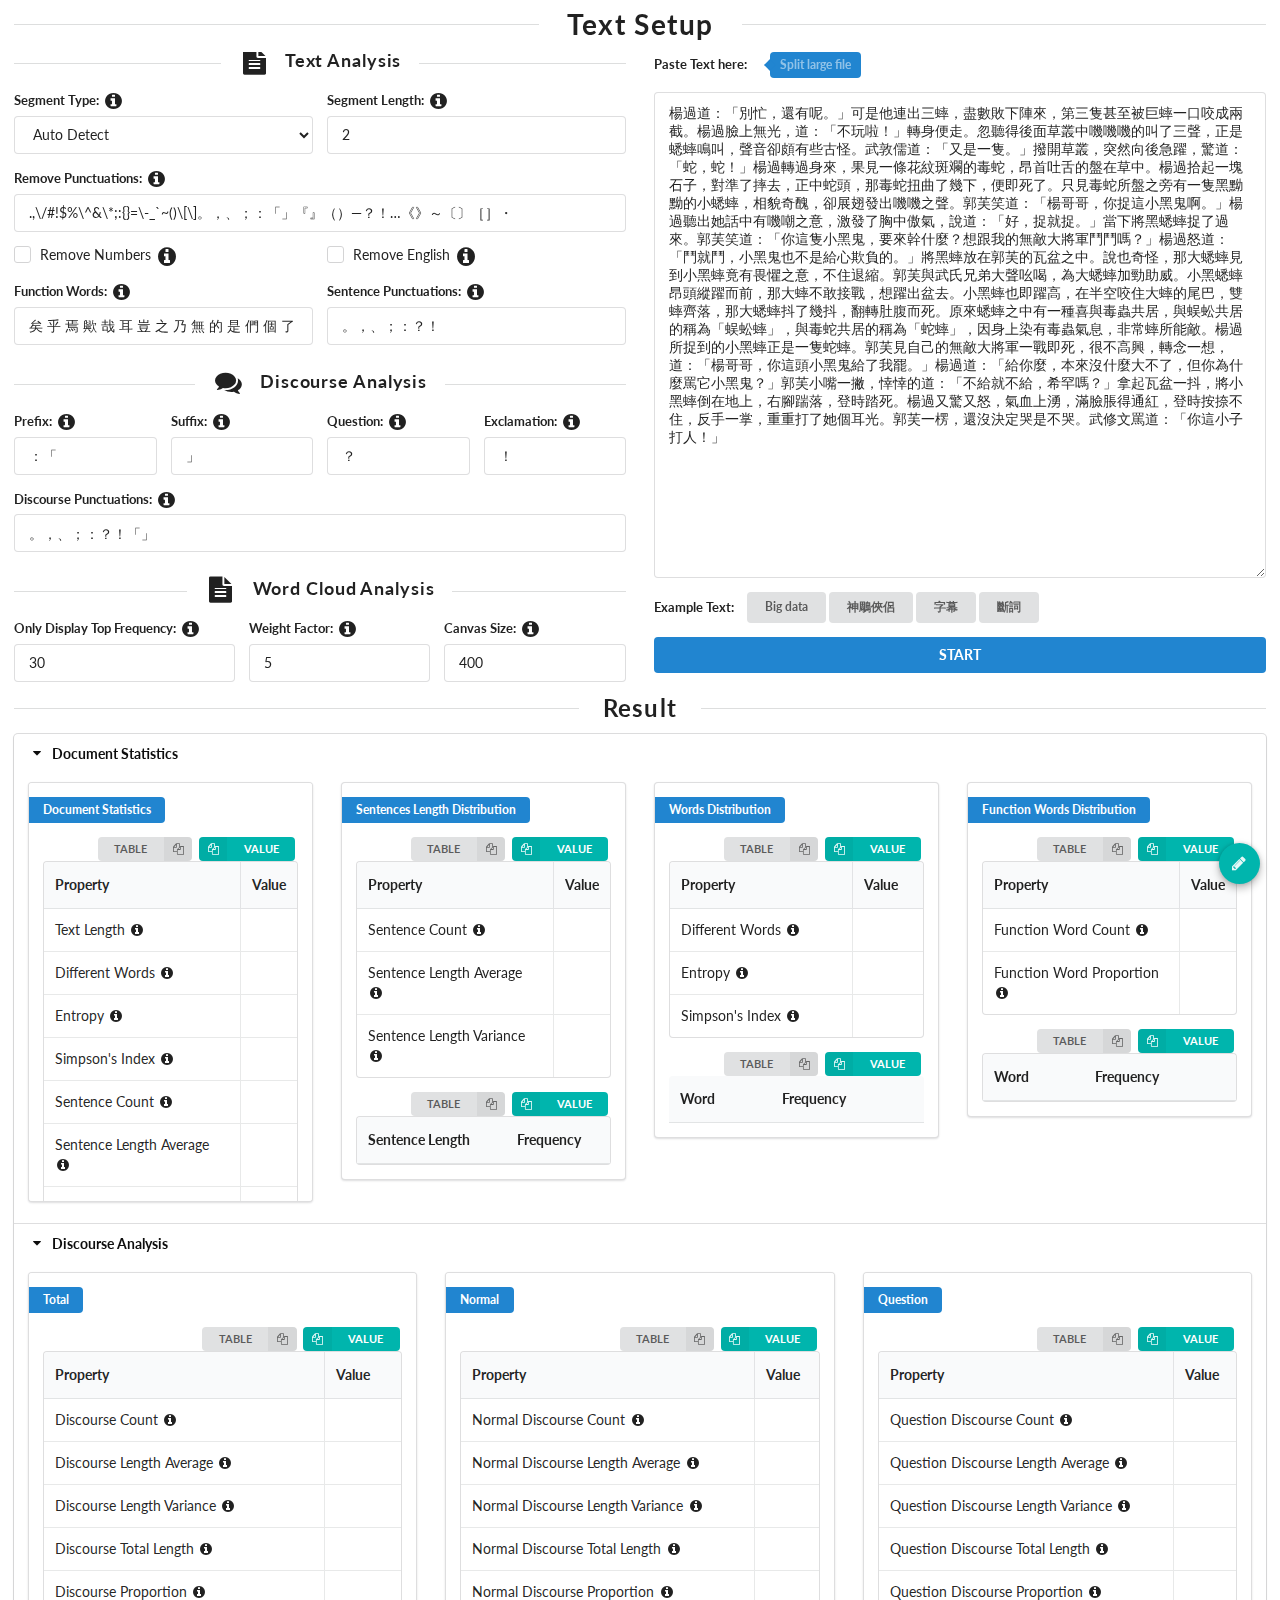
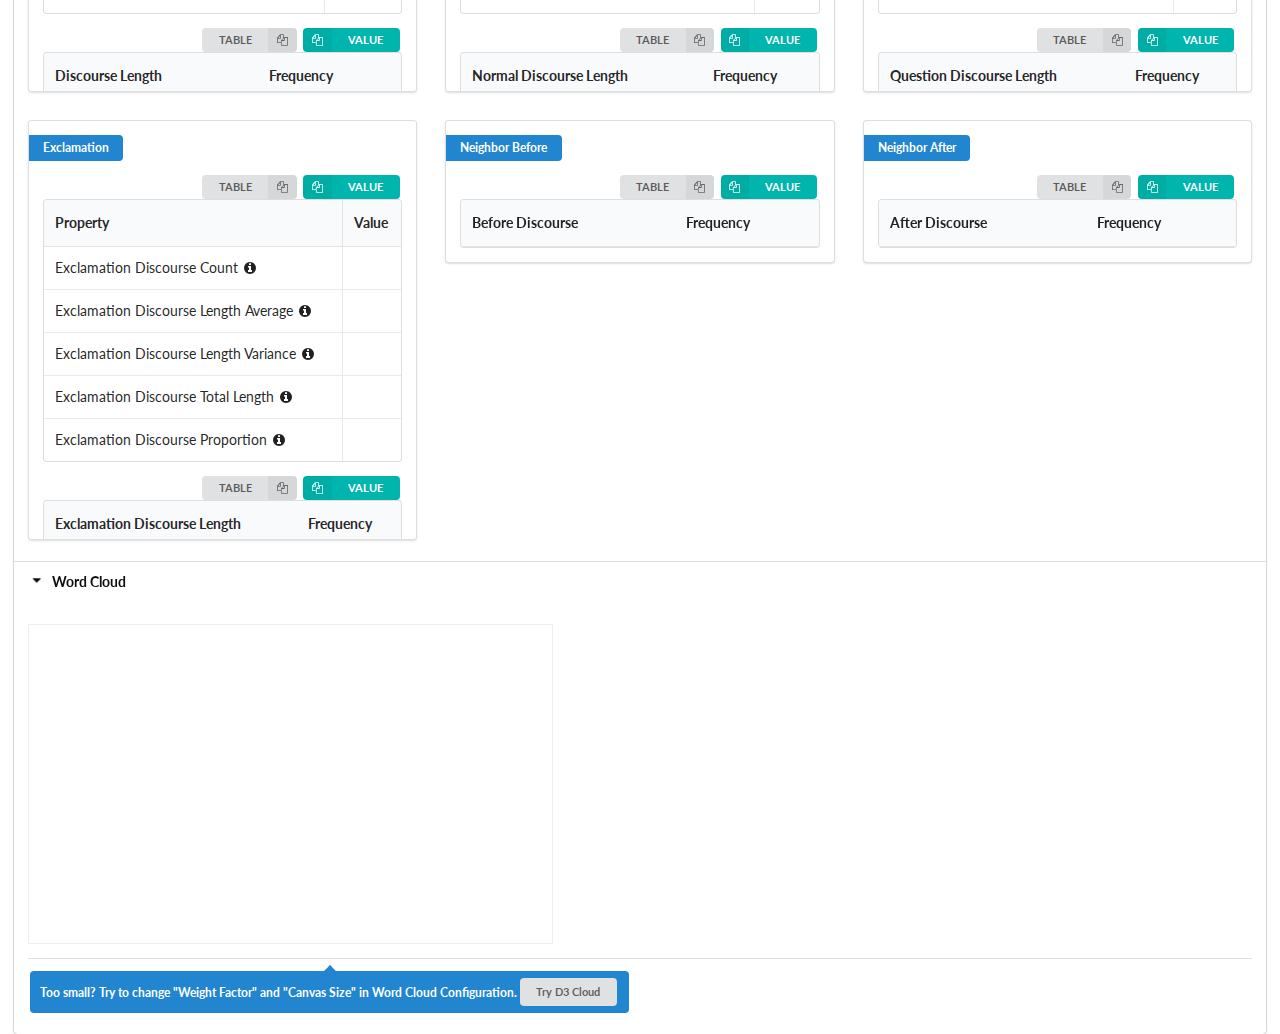
<file: index.html>
<!DOCTYPE html>
<html>
    <head>
        <title>
            Text Analyzer
        </title>
        <meta charset="UTF-8">
        <meta name="viewport" content="width=device-width, initial-scale=1.0">
        <link rel="icon" type="image/png" href="icon.png" />
    </head>
    <body>

<link rel="stylesheet" href="style.css">
        
<script src="vendors/jquery/jquery.min.js"></script>
<link rel="stylesheet" href="vendors/semantic-ui/semantic.min.css">
<!-- <link rel="stylesheet" href="http://fontawesome.io/assets/font-awesome/css/font-awesome.css"> -->
<script src="vendors/semantic-ui/semantic.min.js"></script>
<script src="vendors/jszip/jszip.min.js"></script>
<script src="vendors/jszip/FileSaver.min.js"></script>
<script src="vendors/wordcloud2/wordcloud2.js"></script>
<script src="vendors/clipboard/clipboard.min.js"></script>
<script src="vendors/smooth-scroll/smooth-scroll.min.js"></script>
<script src="vendors/puli-post-message-api/puli-post-message-api.min.js"></script>
<script src="vendors/form-persist.js"></script>

<!--
<script src="vendors/d3-cloud/d3.v5.min.js"></script>
<script src="vendors/d3-cloud/d3.layout.cloud.min.js"></script>
-->
<!-- Sementic UI https://semantic-ui.com/collections/form.html -->

<!-- ------------------------------------ -->

<form id="segment_0161207" onsubmit="return false" class="ui form"> 
<h1 class="ui horizontal divider header">
   Text Setup
</h1>
  
    <div class="ui grid">
        <div class="eight wide column">
			<div class="text-setup-column">
			<!-- -------------------------- -->

			
<div class="ui horizontal divider header">
	<i class="large file text icon"></i>
	Text Analysis
</div>

<div class="fields">
  <div class="eight wide field">
    <div class="field">
      <label for="segment_type">
        Segment Type: 
        <div class="popup" data-position="top center" data-content="斷詞的方式"><i class="large info circle icon"></i></div>
      </label>
      <select class="segment-type data-auto-save" id="segment_type">
        <option value="auto">Auto Detect</option>
        <option value="fixed_length">Fixed length</option>
        <option value="space">Space</option>
        <option value="comma">Comma</option>
        <option value="line">Line</option>
      </select> 
    </div>
  </div>
  <div class="eight wide field">
    <div class="field">
        <label for="segment_length">
          Segment Length: 
          <div class="popup" data-position="top center" data-content="計算N字詞的N，1表示是單字詞、2表示是雙字詞"><i class="large info circle icon"></i></div>
        </label>
        <input class="segment-length data-auto-save" type="number"  value="2" id="segment_length" /> 
    </div>
  </div>
</div>

<div class="field">
	<label for="remove_punctuation">
      Remove Punctuations: 
	  <div class="popup" data-position="top center" data-content="將會刪除的標點符號，以正規表示法設定"><i class="large info circle icon"></i></div>
    </label>
	<input class="remove_punctuation data-auto-save" type="text"  value=".,\/#!$%\^&\*;:{}=\-_`~()\[\]。，、；：「」『』（）—？！…《》～〔〕［］・　" id="remove_punctuation" /> 
</div>

<div class="fields">
<div class="eight wide field">
	<div class="ui checkbox">
	<input type="checkbox" id="remove_number" class="remove_number hidden data-auto-save">
	<label for="remove_number">
      Remove Numbers 
	  <div class="popup" data-position="top center" data-content="將會刪除阿拉伯數字(只限於半形數字)"><i class="large info circle icon"></i></div>
    </label>
	</div>
</div>

<div class="eight wide field">
	<div class="ui checkbox">
	<input type="checkbox" id="remove_english" class="remove_english hidden">
	<label for="remove_english">
      Remove English 
	  <div class="popup" data-position="top center" data-content="將會刪除英文字(只限於半形英文)"><i class="large info circle icon"></i></div>
    </label>
	</div>
</div>
</div>

<div class="fields">
<div class="eight wide field">
	<label for="function_words">
		Function Words:
		<div class="popup" data-position="top center" data-content="虛字列表，用空格分隔不同虛詞"><i class="large info circle icon"></i></div>
	</label> 
	
	<input type="text" class="function-words data-auto-save" id="function_words" value="矣 乎 焉 歟 哉 耳 豈 之 乃 無 的 是 們 個 了 和 麼 著 嗎 吧" onfocus="this.select();" />
</div>

<div class="eight wide field">
	<label for="punctuation">
		Sentence Punctuations:
		<div class="popup" data-position="top center" data-content="分隔句子的標點符號"><i class="large info circle icon"></i></div>
	</label>
	<input type="text" class="punctuation data-auto-save" id="punctuation" value="。，、；：？！" onfocus="this.select();" />
</div>
</div>


<!-- -------------------------- -->

<div class="ui horizontal divider header">
	<i class="large comments icon"></i>
	Discourse Analysis
</div>

<!-- 句前 句後 問句 驚歎句 -->
<div class="fields">
	<div class="four wide field">
		<label for="discourse_prefix">
			Prefix:
			<div class="popup" data-position="top center" data-content="對話句開頭的符號"><i class="large info circle icon"></i></div>
		</label> 
		
		<input type="text" class="discourse_prefix data-auto-save" id="discourse_prefix" value="：「" onfocus="this.select();" />
	</div>
	
	<div class="four wide field">
		<label for="discourse_suffix">
			Suffix:
			<div class="popup" data-position="top center" data-content="對話句結尾的符號"><i class="large info circle icon"></i></div>
		</label> 
		
		<input type="text" class="discourse_suffix data-auto-save" id="discourse_suffix" value="」" onfocus="this.select();" />
	</div>
	
	<div class="four wide field">
		<label for="discourse_question">
			Question:
			<div class="popup" data-position="top center" data-content="問句包含的符號"><i class="large info circle icon"></i></div>
		</label> 
		
		<input type="text" class="discourse_question data-auto-save" id="discourse_question" value="？" onfocus="this.select();" />
	</div>
	
	<div class="four wide field">
		<label for="discourse_exclamation">
			Exclamation:
			<div class="popup" data-position="top center" data-content="驚歎句包含的符號"><i class="large info circle icon"></i></div>
		</label> 
		
		<input type="text" class="discourse_exclamation data-auto-save" id="discourse_exclamation" value="！" onfocus="this.select();" />
	</div>
	
</div>

<div class="field">
	<label for="discourse_punctuation">
		Discourse Punctuations:
		<div class="popup" data-position="top center" data-content="分隔對話句子的標點符號"><i class="large info circle icon"></i></div>
	</label> 
	
	<input type="text" class="discourse_punctuation data-auto-save" id="discourse_punctuation" value="。，、；：？！「」" onfocus="this.select();" />
</div>


<!-- -------------------------- -->
<div class="ui horizontal divider header">
	<i class="large file text icon"></i>
	Word Cloud Analysis
</div>

<div class="fields">

<div class="six wide field">
	<label for="wordcloud_freq">
		Only Display Top Frequency:
		<div class="popup" data-position="top center" data-content="文字雲僅顯示出現頻率前N名的詞彙"><i class="large info circle icon"></i></div>
	</label>
	<input type="number" class="wordcloud-freq data-auto-save" value="30" id="wordcloud_freq" />
</div>
<div class="five wide field">
	<label for="weight_factor">
		Weight Factor:
		<div class="popup" data-position="top center" data-content="文字雲中的文字大小"><i class="large info circle icon"></i></div>
	</label> 
	<input type="number" id="weight_factor" class="weight-factor data-auto-save" value="5"/>
</div>
<div class="five wide field">
	<label for="canvas_size">
		Canvas Size:
		<div class="popup" data-position="top center" data-content="文字雲繪圖範圍"><i class="large info circle icon"></i></div>
	</label>
	<input type="number" class="canvas-size data-auto-save" id="canvas_size" value="400"/>
</div>	
</div>

<!-- -------------------------- -->
			</div>
        </div>  <!-- <div class="six wide column"> -->

        <div class="eight wide column">
		
		
<div class="inline field">
	<label for="text_input">
		Paste Text here:
	</label>
	<div class="ui left pointing blue label">
		<a href="https://codepen.io/pulipuli/full/VmVzwd/" target="split">Split large file</a>
	</div>
</div>
<div class="field">
	<textarea id="text_input" class="text-input textarea" onfocus="this.select();">楊過道：「別忙，還有呢。」可是他連出三蟀，盡數敗下陣來，第三隻甚至被巨蟀一口咬成兩截。楊過臉上無光，道：「不玩啦！」轉身便走。忽聽得後面草叢中嘰嘰嘰的叫了三聲，正是蟋蟀鳴叫，聲音卻頗有些古怪。武敦儒道：「又是一隻。」撥開草叢，突然向後急躍，驚道：「蛇，蛇！」楊過轉過身來，果見一條花紋斑斕的毒蛇，昂首吐舌的盤在草中。楊過拾起一塊石子，對準了摔去，正中蛇頭，那毒蛇扭曲了幾下，便即死了。只見毒蛇所盤之旁有一隻黑黝黝的小蟋蟀，相貌奇醜，卻展翅發出嘰嘰之聲。郭芙笑道：「楊哥哥，你捉這小黑鬼啊。」楊過聽出她話中有嘰嘲之意，激發了胸中傲氣，說道：「好，捉就捉。」當下將黑蟋蟀捉了過來。郭芙笑道：「你這隻小黑鬼，要來幹什麼？想跟我的無敵大將軍鬥鬥嗎？」楊過怒道：「鬥就鬥，小黑鬼也不是給心欺負的。」將黑蟀放在郭芙的瓦盆之中。說也奇怪，那大蟋蟀見到小黑蟀竟有畏懼之意，不住退縮。郭芙與武氏兄弟大聲吆喝，為大蟋蟀加勁助威。小黑蟋蟀昂頭縱躍而前，那大蟀不敢接戰，想躍出盆去。小黑蟀也即躍高，在半空咬住大蟀的尾巴，雙蟀齊落，那大蟋蟀抖了幾抖，翻轉肚腹而死。原來蟋蟀之中有一種喜與毒蟲共居，與蜈蚣共居的稱為「蜈蚣蟀」，與毒蛇共居的稱為「蛇蟀」，因身上染有毒蟲氣息，非常蟀所能敵。楊過所捉到的小黑蟀正是一隻蛇蟀。郭芙見自己的無敵大將軍一戰即死，很不高興，轉念一想，道：「楊哥哥，你這頭小黑鬼給了我罷。」楊過道：「給你麼，本來沒什麼大不了，但你為什麼罵它小黑鬼？」郭芙小嘴一撇，悻悻的道：「不給就不給，希罕嗎？」拿起瓦盆一抖，將小黑蟀倒在地上，右腳踹落，登時踏死。楊過又驚又怒，氣血上湧，滿臉脹得通紅，登時按捺不住，反手一掌，重重打了她個耳光。郭芙一楞，還沒決定哭是不哭。武修文罵道：「你這小子打人！」</textarea>
</div>
<div class="inline fields">
	<label>
		Example Text:
	</label>
	<button type="button" class="ui tiny button example-text" data-content="大數據（英語：Big data[1][2]，或稱巨量資料、海量資料、大資料），指的是所涉及的資料量規模巨大到無法透過人工或者計算機，在合理的時間內達到擷取、管理、處理、並整理成為人類所能解讀的形式的資訊[3][4]。在總資料量相同的情況下，與個別分析獨立的小型資料集（Data set）相比，將各個小型資料集合併後進行分析可得出許多額外的資訊和資料關聯性，可用來察覺商業趨勢、判定研究品質、避免疾病擴散、打擊犯罪或測定即時交通路況等；這樣的用途正是大型資料集盛行的原因[5][6][7]。">
		Big data
	</button>
	<button type="button" class="ui tiny button example-text" data-content="楊過道：「別忙，還有呢。」可是他連出三蟀，盡數敗下陣來，第三隻甚至被巨蟀一口咬成兩截。楊過臉上無光，道：「不玩啦！」轉身便走。忽聽得後面草叢中嘰嘰嘰的叫了三聲，正是蟋蟀鳴叫，聲音卻頗有些古怪。武敦儒道：「又是一隻。」撥開草叢，突然向後急躍，驚道：「蛇，蛇！」楊過轉過身來，果見一條花紋斑斕的毒蛇，昂首吐舌的盤在草中。楊過拾起一塊石子，對準了摔去，正中蛇頭，那毒蛇扭曲了幾下，便即死了。只見毒蛇所盤之旁有一隻黑黝黝的小蟋蟀，相貌奇醜，卻展翅發出嘰嘰之聲。郭芙笑道：「楊哥哥，你捉這小黑鬼啊。」楊過聽出她話中有嘰嘲之意，激發了胸中傲氣，說道：「好，捉就捉。」當下將黑蟋蟀捉了過來。郭芙笑道：「你這隻小黑鬼，要來幹什麼？想跟我的無敵大將軍鬥鬥嗎？」楊過怒道：「鬥就鬥，小黑鬼也不是給心欺負的。」將黑蟀放在郭芙的瓦盆之中。說也奇怪，那大蟋蟀見到小黑蟀竟有畏懼之意，不住退縮。郭芙與武氏兄弟大聲吆喝，為大蟋蟀加勁助威。小黑蟋蟀昂頭縱躍而前，那大蟀不敢接戰，想躍出盆去。小黑蟀也即躍高，在半空咬住大蟀的尾巴，雙蟀齊落，那大蟋蟀抖了幾抖，翻轉肚腹而死。原來蟋蟀之中有一種喜與毒蟲共居，與蜈蚣共居的稱為「蜈蚣蟀」，與毒蛇共居的稱為「蛇蟀」，因身上染有毒蟲氣息，非常蟀所能敵。楊過所捉到的小黑蟀正是一隻蛇蟀。郭芙見自己的無敵大將軍一戰即死，很不高興，轉念一想，道：「楊哥哥，你這頭小黑鬼給了我罷。」楊過道：「給你麼，本來沒什麼大不了，但你為什麼罵它小黑鬼？」郭芙小嘴一撇，悻悻的道：「不給就不給，希罕嗎？」拿起瓦盆一抖，將小黑蟀倒在地上，右腳踹落，登時踏死。楊過又驚又怒，氣血上湧，滿臉脹得通紅，登時按捺不住，反手一掌，重重打了她個耳光。郭芙一楞，還沒決定哭是不哭。武修文罵道：「你這小子打人！」">
		神鵰俠侶
	</button>
	<button type="button" class="ui tiny button example-text" data-content="昨天晚上的約會怎麼樣介紹的對像不錯吧
別忘了昨晚已經被問夠了
他來的舅媽才見面就問了我一堆問題
工作薪水多少
家裡的老大嗎家裡有哪些人就像是警察問犯人一樣
閉上嘴什麼都說">
		字幕
	</button>
  <button type="button" class="ui tiny button example-text" data-content="大會 主席 蘇嘉全 院長 現場 貴賓 電視機 網路 全體 國人 同胞 大家 中華 民國 現場 世界 僑胞 朋友 一起 歡度 國家 慶典 代表 政治 人民 國慶 國家 國際 局勢 著 國家 著 政府 機遇 佳戰 著 機會 國人 民 明政府 大家 國際 政經局 美中 國際 產業 原 經貿 秩序 印太 地區 岸 複 中國 區域 現狀 經引 國 際 社 地 政治 西太 平洋 壓力 時 國單 方面 文攻 武嚇 外交 岸 臺 海 現狀 面 人 政府 抗性 立場 人 協 變局 政治 著 態度 壓力 利基 人 民自 民主 方式 中華 民國 臺 海 區域 全體 政治 人民 公約 數 責任 政治 人物 政黨 全 世界 中國 勢力 領導 政府 世界 政治 政治 方 案 政治 世界 力量 企圖 單方 面 臺 海 現狀 政治 人民 普世 價值 主張 國際 社會 北京 局 責任 大國 區域 全球 良性 角色 來源 總統 大家 抗 屈 抗 岸 關 係 入險境 背離 民意 牲 政 權 變局 當中 錯 估 情勢 益 棼 條路 政治 道路 策略 植基 於堅 國力 任務 國家 經濟 實力 化社 全網 斷地 政治 植 實力 政治 國際 代性 政治 利基 前國 家安 全所 戰 傳統 國防軍 事安 外交 社會 經濟 手段 當務 建構 整體 戰略 國家 工程 國家 整體 布局 面向 外交 價值 建構 政治 戰 要性 政治 地緣 戰略 地位 面 國際 變局 戰略 民主 市場 經濟 項 價值 政治 亞洲 民主 典範 經濟 實力 基礎 中國 壓力 值 理念 高度 韌性 理念 國家 中華 民國 政治 美國 國會 友 法案 彭 斯 總統 中國 政治 外交 政治 民主 制度 政治 民主 價值 日本 國際 場合 聲援 天災 關懷 國間 友誼 陣子 歐洲 議會 決議 政治 民主 歐 盟國 全 力 國武力 釁 政治 臺 海 友邦 政治 國際 遺漏 政治 政治 仗 義 朋友 巴拉圭 阿 布鐸 總統 閣 聖克 里斯 福 尼維斯 席頓 總督 閣 聖露 西亞 查士 總理 閣 國慶 典禮 著 機會 家用 熱情 掌聲 貴賓 國家 整體 布局 面向 國防 戰力 重層 軍事 戰略 核心 價值 中華 民國 國軍 戰力 蔡 英文 總統 國防 部隊 戰備 能力 中華 民國 政治 主權 全力 國防 能力 漢翔 公司 教機 典禮 海 軍司 令部 海軍 時 教機 國造 潛艦 國造 計畫 國防工 業 時代 國防 工業 國軍 戰力 產業 群聚 經濟 動力 國家 布局 面向 勢力 國內 民主 制度 社會 經濟 政治 民主 護 價值 國家 利用 政治 社會 製 亂象 定會 切方 布假 消息 科技 情報 資訊 系統 企 圖用 方式 政治 罪證 系 統性 國家 背景 假 消息 跨國 交流 經驗 通報 機制 消息 國 社會 國家 整體 布局 面向 全球 經貿 戰略 布局 面 美中 球經 貿 秩序 變局 整政治 區域 球 角色 臺 商 區域 能力 全球 布局 能量 企業 活力 戰略 布局 化政治 經濟 全面 轉型 事情 產業 結構 資源 角度 研發 尖端 製 領域 美 歐 工業 國家 產業 技術 效率 資源 市場 角度 潛力 南向 國家 市場 造攸 關經 濟 民生 福祉 關鍵 產業 經濟 邦 交國 協同 當地 政府 氣候 機會 經濟 基礎 政治 市場 基地 全球 布局 經濟 實力 強力 經濟 轉型 效率 基礎 計畫 問題 經濟 利益 全民 經濟 轉型 關鍵 科技 政府 朝 系統 導向 軍民合 國際 鏈 結 目標 科技 水準 研發 能量 經濟 基礎 思維 時宜 框架 鬆 產業 機遇 5 2 產業 計畫 產業 轉型 智慧 製 機械 產業 產值 精密度 價值 層樓 航 物聯網 醫材 製 水準 核 家園 目標 藍圖 國際 離岸 風電 大廠 連 風電 產業 國際 布局 產業 能力 面 變局 速調 行政院 專案 小組 臺 商 布局 基地 政治 臺 商 果希 國家 布局 全力 前瞻 基礎 計畫 特 效益 內 貢獻 當中 數位 水 資源 軌道 城鄉 階段 政治 基礎 電 稅收 政府 財政 基礎 學生 營養 午餐 社會 福利 財政 原鄉 部落 地區 頻 朋友 網路 世界 城鄉 差距 水資 石門 水庫 庄調 整池 湖山 水庫 水 工程 文水 庫防 隧道 南 供水 極端 氣候 雨 局部 地區 問題 洪池 人 工湖 河川 整治 水道 工程 效果 交通 方面 地區 蘇花 公路 計畫 迴 公路 計畫 成果 家所 關心 軌道 地區 鐵路 系統 鐵路 系統 環島 鐵路 系統 地區 基隆 軌 竹 軌 連 區域 山 手線 捷運 綠線 方案 高雄 捷運 紅線 黃線 建案 北 新建 計畫 規劃 核定 階段 軌道 交通 汽 機車 空氣 大力 前瞻 基礎 環境 區域 政治 優質 環境 致力 產業 環境 企業 關切 元素 土地 水 人 問題 賴 院長 實事 態度 項 項 能源 警戒 橘燈 天氣 景氣 警戒 橘燈 危機 地區 降雨 大家 缺水 開源 節流 調度 措施 前瞻 基礎 計畫 安然 戰 陣子 積電 華邦 電 力晶 大廠 加碼 政治 國際 公司 Google 思科 Facebook 政治 研發 中心 計畫 代 環境 成果 國 內外 廠商 經濟 結構 轉型 工程 基礎 環境 景氣 復 政治 經濟 連 續三 季 業率 2017 質 薪資 創 歷史 薪資 窘境 經濟 指 標變 令人 政府 事情 經濟 紅利 人民 軍公教 薪資 企業 加薪 風潮 基本 終於 22 K 學貸 輕學 貸族 生效 租稅 方案 稅制 顧租 稅公平 幅調 大扣 額 薪 民眾 人 學齡 兒童 家庭 免稅額 健 全 社會 體系 方面 2016 大家 房價 長輩 人 兒 社會 治安 毒品 國本 問題 國家 社會 體系 行軍 速度 全社 體系 攸關 正義 問題 社會 住宅 後 案件 戶數 問題 雙 北市 質 量 人 民眾 成 2.0 1966 專線 專人 對象 範圍 待遇 人 家庭 人數 人數 生育率 國安 問題 津貼 公 系統 朝 化教 目標 公 化托育 供平 價收 托量 人 加普 目標 家長 生育率 機會 家所 關心 治安 問題 過科 技協 助 智慧 部署 警力 數確 趨勢 全面 修正 條例 集團 內 人 波 安居 方案 級毒 品高 製 藥頭 人 內 世紀 策略 毒品 網絡 社會 連 國人 同胞 國家 方向 世界 政治 續屹立 錯誤 國家 時候 包袱 全力 國政 國家 頭路 年金 頭路 財務 危機 懸崖 邊緣 核 家園 頭路 核電 廠所 新北 屏東 世世 代代 政治 人 於 核災 轉型 正義 頭路 錯誤 政府 勇 面 釐 民主 陣痛 代會 領導 人 意志 時刻 領國 方向 國歌 領唱 代表 燈塔 全國 海岸 燈塔 群人 著 燈塔 海上 航行 代表 國家 著 孤獨 海岸 政治 燈塔 民主 轉型 求民主 人們 光芒 香港 中國 大陸 世界 角落 求民主 朋友 政治 方向 政治 民主 世界 世界 政治 美 政治 國際 友人 條路 勇 定地 政治 民主 政治 國家 於 人民 國家 整地 世世 代代 政治 人 面 內 戰 國家 國慶 主題 政治 照 大家 身體 事 中華 民國 謝謝 謝謝 大家">
      斷詞
  </button>
</div>

<div class="field">
	<button type="button" class="fluid ui blue button start">START</button>
</div>

			
        </div>  <!-- <div class="ten wide column"> -->

    </div>
  
  
<div class="result-container" id="result_container">

<!-- ----------------------------------- -->
<h2 class="ui horizontal divider header">
  Result
</h2>

<!-- 
[基本] [句子] [N字詞] [虛字]
-->

<div class="ui styled fluid accordion">
	<div class="title active">
		<i class="dropdown icon"></i>
		Document Statistics
	</div>
	
	<div class="content active">
	
	
	
<div class="ui four column doubling grid">
	<div class="column">

<div class="ui segment result-row-1-max-height">
<div class="ui blue ribbon label">Document Statistics</div>

<table class="ui celled table">

<caption>
	<div class="right aligned">
		<button class="ui mini compact right labeled icon button copy-table">
		  TABLE
		  <i class="copy icon"></i>
		</button>
		<button class="ui mini compact right teal labeled icon button copy-value">
		  VALUE
		  <i class="copy icon"></i>
		</button>
	</div>
</caption>
<thead>
    <tr>
        <th>Property</th>
        <th>Value</th>
    </tr>
</thead>

    <tbody>
    
<tr class="output-length"><td>
    Text Length
    <div class="popup" data-position="top center" data-content="文字總長度，不計算空格跟標點符號"><i class="info circle icon"></i></div>
    </td> <td><span></span></td></tr>

<tr class="output-different"><td>
    Different Words
    <div class="popup" data-position="top center" data-content="N字詞的種類"><i class="info circle icon"></i></div>
    </td> <td><span></span></td></tr>
<tr class="output-entropy"><td>
    Entropy
    <div class="popup" data-position="top center" data-content="不均度指標，越大表示字彙種類越多"><i class="info circle icon"></i></div>
    </td> <td><span></span></td></tr>
<tr class="output-simpson-index"><td>
    Simpson's Index
    <div class="popup" data-position="top center" data-content="不均度指標，越小表示字彙種類越多"><i class="info circle icon"></i></div>
    </td> <td><span></span></td></tr>

<tr class="output_sentence_count"><td>
    Sentence Count
    <div class="popup" data-position="top center" data-content="句子數量"><i class="info circle icon"></i></div>
    </td> <td><span></span></td></tr>
<tr class="output_sentence_avg"><td>
    Sentence Length Average
    <div class="popup" data-position="top center" data-content="句子平均長度"><i class="info circle icon"></i></div>
    </td> <td><span></span></td></tr>
<tr class="output_sentence_var"><td>
    Sentence Length Variance
    <div class="popup" data-position="top center" data-content="句子長度變異數。數字越大表示句子長度分佈差異越大"><i class="info circle icon"></i></div>
    </td> <td><span></span></td></tr>

<tr class="output_function_word_count"><td>
    Function Word Count
    <div class="popup" data-position="top center" data-content="虛字出現頻率"><i class="info circle icon"></i></div>
    </td> <td><span></span></td></tr>
<tr class="output_function_word_proportion"><td>
    Function Word Proportion
    <div class="popup" data-position="top center" data-content="虛字出現比例，算法是(虛字出現頻率/文字總長度)"><i class="info circle icon"></i></div>
    </td> <td><span></span></td></tr>

<tr class="output_discourse_count"><td>
    Discourse Count
    <div class="popup" data-position="top center" data-content="對話次數"><i class="info circle icon"></i></div>
    </td> <td><span></span></td></tr>

<tr class="output_discourse_length_average"><td>
    Discourse Length Average
    <div class="popup" data-position="top center" data-content="對話次數平均長度"><i class="info circle icon"></i></div>
    </td> <td><span></span></td></tr>

<tr class="output_discourse_length_variance"><td>
    Discourse Length Variance
    <div class="popup" data-position="top center" data-content="對話次數變異數"><i class="info circle icon"></i></div>
    </td> <td><span></span></td></tr>
	
    </tbody>
</table>
</div>
	
	</div> <!-- <div class="five wide column"> -->
	<!-- ------------------- -->
	<div class="column">
	
<div class="ui segment result-row-1-max-height">
<div class="ui blue ribbon label">Sentences Length Distribution</div>

<table class="ui celled table">
<caption>
	<div class="right aligned">
		<button class="ui mini compact right labeled icon button copy-table">
		  TABLE
		  <i class="copy icon"></i>
		</button>
		<button class="ui mini compact right teal labeled icon button copy-value">
		  VALUE
		  <i class="copy icon"></i>
		</button>
	</div>
</caption>
<thead>
    <tr>
        <th>Property</th>
        <th>Value</th>
    </tr>
</thead>
<tbody>
<tr class="output_sentence_count"><td>
    Sentence Count
    <div class="popup" data-position="top center" data-content="句子數量"><i class="info circle icon"></i></div>
    </td> <td><span></span></td></tr>
<tr class="output_sentence_avg"><td>
    Sentence Length Average
    <div class="popup" data-position="top center" data-content="句子平均長度"><i class="info circle icon"></i></div>
    </td> <td><span></span></td></tr>
<tr class="output_sentence_var"><td>
    Sentence Length Variance
    <div class="popup" data-position="top center" data-content="句子長度變異數。數字越大表示句子長度分佈差異越大"><i class="info circle icon"></i></div>
    </td> <td><span></span></td></tr>
</tbody>
</table>

<table class="output_sentence ui table">
<caption>
	<div class="right aligned">
		<button class="ui mini compact right labeled icon button copy-table">
		  TABLE
		  <i class="copy icon"></i>
		</button>
		<button class="ui mini compact right teal labeled icon button copy-value">
		  VALUE
		  <i class="copy icon"></i>
		</button>
	</div>
</caption>
<thead>
    <tr>
        <th>Sentence Length</th>
        <th>Frequency</th>
    </tr>
</thead>
</table>
</div>
	
	</div> <!-- <div class="three wide column"> -->
	<!-- ------------------- -->
	<div class="column">

<div class="ui segment result-row-1-max-height">
<div class="ui blue ribbon label">Words Distribution</div>

<table class="ui celled table">
<caption>
	<div class="right aligned">
		<button class="ui mini compact right labeled icon button copy-table">
		  TABLE
		  <i class="copy icon"></i>
		</button>
		<button class="ui mini compact right teal labeled icon button copy-value">
		  VALUE
		  <i class="copy icon"></i>
		</button>
	</div>
</caption>
<thead>
    <tr>
        <th>Property</th>
        <th>Value</th>
    </tr>
</thead>
<tbody>
<tr class="output-different"><td>
    Different Words
    <div class="popup" data-position="top center" data-content="N字詞的種類"><i class="info circle icon"></i></div>
    </td> <td><span></span></td></tr>
<tr class="output-entropy"><td>
    Entropy
    <div class="popup" data-position="top center" data-content="不均度指標，越大表示字彙種類越多"><i class="info circle icon"></i></div>
    </td> <td><span></span></td></tr>
<tr class="output-simpson-index"><td>
    Simpson's Index
    <div class="popup" data-position="top center" data-content="不均度指標，越大表示字彙種類越多"><i class="info circle icon"></i></div>
    </td> <td><span></span></td></tr>
</tbody>
</table>

<table class="output ui vertical segment  table">
<caption>
	<div class="right aligned">
		<button class="ui mini compact right labeled icon button copy-table">
		  TABLE
		  <i class="copy icon"></i>
		</button>
		<button class="ui mini compact right teal labeled icon button copy-value">
		  VALUE
		  <i class="copy icon"></i>
		</button>
	</div>
</caption>
<thead>
    <tr>
        <th>Word</th>
        <th>Frequency</th>
    </tr>
</thead>
</table>
</div>	
	</div> <!-- <div class="five wide column"> -->
	<!-- ------------------- -->
	<div class="column">

<div class="ui segment result-row-1-max-height">
<div class="ui blue ribbon label">Function Words Distribution</div>

<table class="ui celled table">
<caption>
	<div class="right aligned">
		<button class="ui mini compact right labeled icon button copy-table">
		  TABLE
		  <i class="copy icon"></i>
		</button>
		<button class="ui mini compact right teal labeled icon button copy-value">
		  VALUE
		  <i class="copy icon"></i>
		</button>
	</div>
</caption>
<thead>
    <tr>
        <th>Property</th>
        <th>Value</th>
    </tr>
</thead>
<tbody>
	<tr class="output_function_word_count"><td>
    Function Word Count
    <div class="popup" data-position="top center" data-content="虛字出現頻率"><i class="info circle icon"></i></div>
    </td> <td><span></span></td></tr>
<tr class="output_function_word_proportion"><td>
    Function Word Proportion
    <div class="popup" data-position="top center" data-content="虛字出現比例，算法是(虛字出現頻率/文字總長度)"><i class="info circle icon"></i></div>
    </td> <td><span></span></td></tr>
</tbody>
</table>

<table class="output_function_word ui table">
<caption>
	<div class="right aligned">
		<button class="ui mini compact right labeled icon button copy-table">
		  TABLE
		  <i class="copy icon"></i>
		</button>
		<button class="ui mini compact right teal labeled icon button copy-value">
		  VALUE
		  <i class="copy icon"></i>
		</button>
	</div>
</caption>
<thead>
    <tr>
        <th>Word</th>
        <th>Frequency</th>
    </tr>
</thead>
</table>
</div>

	</div> <!-- <div class="three wide column"> -->
</div>

	</div> <!-- <div class="content active"> -->

<!-- ----------------------------- -->
	
	<div class="title active">
		<i class="dropdown icon"></i>
		Discourse Analysis
	</div>
	<div class="content active">
		
	<div class="ui three column doubling grid">
	
<!-- ----------------------------- -->
	
		<div class="column">
<div class="ui segment result-row-2-max-height">
<div class="ui blue ribbon label">Total</div>
<table class="ui celled table">
<caption>
	<div class="right aligned">
		<button class="ui mini compact right labeled icon button copy-table">
		  TABLE
		  <i class="copy icon"></i>
		</button>
		<button class="ui mini compact right teal labeled icon button copy-value">
		  VALUE
		  <i class="copy icon"></i>
		</button>
	</div>
</caption>
<thead>
    <tr>
        <th>Property</th>
        <th>Value</th>
    </tr>
</thead>
<tbody>
<tr class="output_discourse_count"><td>
    Discourse Count
    <div class="popup" data-position="top center" data-content="對話次數"><i class="info circle icon"></i></div>
    </td> <td><span></span></td></tr>

<tr class="output_discourse_length_average"><td>
    Discourse Length Average
    <div class="popup" data-position="top center" data-content="對話次數平均長度"><i class="info circle icon"></i></div>
    </td> <td><span></span></td></tr>

<tr class="output_discourse_length_variance"><td>
    Discourse Length Variance
    <div class="popup" data-position="top center" data-content="對話次數變異數"><i class="info circle icon"></i></div>
    </td> <td><span></span></td></tr>	
	
<tr class="output_discourse_length_total"><td>
    Discourse Total Length
    <div class="popup" data-position="top center" data-content="對話次數總長度"><i class="info circle icon"></i></div>
    </td> <td><span></span></td></tr>
	
<tr class="output_discourse_length_prop"><td>
    Discourse Proportion
    <div class="popup" data-position="top center" data-content="對話次數比例"><i class="info circle icon"></i></div>
    </td> <td><span></span></td></tr>	
</tbody>
</table>

<table class="output_discourse_distribution ui table">
<caption>
	<div class="right aligned">
		<button class="ui mini compact right labeled icon button copy-table">
		  TABLE
		  <i class="copy icon"></i>
		</button>
		<button class="ui mini compact right teal labeled icon button copy-value">
		  VALUE
		  <i class="copy icon"></i>
		</button>
	</div>
</caption>
<thead>
    <tr>
        <th>Discourse Length</th>
        <th>Frequency</th>
    </tr>
</thead>
</table>
</div>
		
		</div> <!-- <div class="column"> -->
		
<!-- ----------------------------- -->
	
		<div class="column">
<div class="ui segment result-row-2-max-height">
<div class="ui blue ribbon label">Normal</div>


<table class="ui celled table">
<caption>
	<div class="right aligned">
		<button class="ui mini compact right labeled icon button copy-table">
		  TABLE
		  <i class="copy icon"></i>
		</button>
		<button class="ui mini compact right teal labeled icon button copy-value">
		  VALUE
		  <i class="copy icon"></i>
		</button>
	</div>
</caption>
<thead>
    <tr>
        <th>Property</th>
        <th>Value</th>
    </tr>
</thead>
<tbody>
<tr class="output_normal_discourse_count"><td>
    Normal Discourse Count
    <div class="popup" data-position="top center" data-content="一般對話次數"><i class="info circle icon"></i></div>
    </td> <td><span></span></td></tr>

<tr class="output_normal_discourse_length_average"><td>
    Normal Discourse Length Average
    <div class="popup" data-position="top center" data-content="一般對話次數平均長度"><i class="info circle icon"></i></div>
    </td> <td><span></span></td></tr>

<tr class="output_normal_discourse_length_variance"><td>
    Normal Discourse Length Variance
    <div class="popup" data-position="top center" data-content="一般對話次數變異數"><i class="info circle icon"></i></div>
    </td> <td><span></span></td></tr>	
	
<tr class="output_normal_discourse_length_total"><td>
    Normal Discourse Total Length
    <div class="popup" data-position="top center" data-content="一般對話次數總長度"><i class="info circle icon"></i></div>
    </td> <td><span></span></td></tr>
	
<tr class="output_normal_discourse_length_prop"><td>
    Normal Discourse Proportion
    <div class="popup" data-position="top center" data-content="一般對話次數比例"><i class="info circle icon"></i></div>
    </td> <td><span></span></td></tr>	
</tbody>
</table>

<table class="output_normal_discourse_distribution ui table">
<caption>
	<div class="right aligned">
		<button class="ui mini compact right labeled icon button copy-table">
		  TABLE
		  <i class="copy icon"></i>
		</button>
		<button class="ui mini compact right teal labeled icon button copy-value">
		  VALUE
		  <i class="copy icon"></i>
		</button>
	</div>
</caption>
<thead>
    <tr>
        <th>Normal Discourse Length</th>
        <th>Frequency</th>
    </tr>
</thead>
</table>
</div>
		</div> <!-- <div class="column"> -->
		
<!-- ----------------------------- -->
	
		<div class="column">
<div class="ui segment result-row-2-max-height">
<div class="ui blue ribbon label">Question</div>
		
<table class="ui celled table">
<caption>
	<div class="right aligned">
		<button class="ui mini compact right labeled icon button copy-table">
		  TABLE
		  <i class="copy icon"></i>
		</button>
		<button class="ui mini compact right teal labeled icon button copy-value">
		  VALUE
		  <i class="copy icon"></i>
		</button>
	</div>
</caption>
<thead>
    <tr>
        <th>Property</th>
        <th>Value</th>
    </tr>
</thead>
<tbody>
<tr class="output_question_discourse_count"><td>
    Question Discourse Count
    <div class="popup" data-position="top center" data-content="疑問對話次數"><i class="info circle icon"></i></div>
    </td> <td><span></span></td></tr>

<tr class="output_question_discourse_length_average"><td>
    Question Discourse Length Average
    <div class="popup" data-position="top center" data-content="疑問對話次數平均長度"><i class="info circle icon"></i></div>
    </td> <td><span></span></td></tr>

<tr class="output_question_discourse_length_variance"><td>
    Question Discourse Length Variance
    <div class="popup" data-position="top center" data-content="疑問對話次數變異數"><i class="info circle icon"></i></div>
    </td> <td><span></span></td></tr>	
	
<tr class="output_question_discourse_length_total"><td>
    Question Discourse Total Length
    <div class="popup" data-position="top center" data-content="疑問對話次數總長度"><i class="info circle icon"></i></div>
    </td> <td><span></span></td></tr>
	
<tr class="output_question_discourse_length_prop"><td>
    Question Discourse Proportion
    <div class="popup" data-position="top center" data-content="疑問對話次數比例"><i class="info circle icon"></i></div>
    </td> <td><span></span></td></tr>	
</tbody>
</table>

<table class="output_question_discourse_distribution ui table">
<caption>
	<div class="right aligned">
		<button class="ui mini compact right labeled icon button copy-table">
		  TABLE
		  <i class="copy icon"></i>
		</button>
		<button class="ui mini compact right teal labeled icon button copy-value">
		  VALUE
		  <i class="copy icon"></i>
		</button>
	</div>
</caption>
<thead>
    <tr>
        <th>Question Discourse Length</th>
        <th>Frequency</th>
    </tr>
</thead>
</table>
</div>
		
		</div> <!-- <div class="column"> -->
		
<!-- ----------------------------- -->
	
		<div class="column ">

<div class="ui segment result-row-2-max-height">
<div class="ui blue ribbon label">Exclamation</div>
		
<table class="ui celled table">
<caption>
	<div class="right aligned">
		<button class="ui mini compact right labeled icon button copy-table">
		  TABLE
		  <i class="copy icon"></i>
		</button>
		<button class="ui mini compact right teal labeled icon button copy-value">
		  VALUE
		  <i class="copy icon"></i>
		</button>
	</div>
</caption>
<thead>
    <tr>
        <th>Property</th>
        <th>Value</th>
    </tr>
</thead>
<tbody>
<tr class="output_exclamation_discourse_count"><td>
    Exclamation Discourse Count
    <div class="popup" data-position="top center" data-content="驚歎對話次數"><i class="info circle icon"></i></div>
    </td> <td><span></span></td></tr>

<tr class="output_exclamation_discourse_length_average"><td>
    Exclamation Discourse Length Average
    <div class="popup" data-position="top center" data-content="驚歎對話次數平均長度"><i class="info circle icon"></i></div>
    </td> <td><span></span></td></tr>

<tr class="output_exclamation_discourse_length_variance"><td>
    Exclamation Discourse Length Variance
    <div class="popup" data-position="top center" data-content="驚歎對話次數變異數"><i class="info circle icon"></i></div>
    </td> <td><span></span></td></tr>	
	
<tr class="output_exclamation_discourse_length_total"><td>
    Exclamation Discourse Total Length
    <div class="popup" data-position="top center" data-content="驚歎對話次數總長度"><i class="info circle icon"></i></div>
    </td> <td><span></span></td></tr>
	
<tr class="output_exclamation_discourse_length_prop"><td>
    Exclamation Discourse Proportion
    <div class="popup" data-position="top center" data-content="驚歎對話次數比例"><i class="info circle icon"></i></div>
    </td> <td><span></span></td></tr>	
</tbody>
</table>

<table class="output_exclamation_discourse_distribution ui table">
<caption>
	<div class="right aligned">
		<button class="ui mini compact right labeled icon button copy-table">
		  TABLE
		  <i class="copy icon"></i>
		</button>
		<button class="ui mini compact right teal labeled icon button copy-value">
		  VALUE
		  <i class="copy icon"></i>
		</button>
	</div>
</caption>
<thead>
    <tr>
        <th>Exclamation Discourse Length</th>
        <th>Frequency</th>
    </tr>
</thead>
</table>
</div>
		</div> <!-- <div class="column"> -->
		
		<!-- ----------------------------- -->
	
		<div class="column">
<div class="ui segment result-row-2-max-height">
<div class="ui blue ribbon label">Neighbor Before</div>

<table class="output_discourse_before_distribution ui table">
<caption>
	<div class="right aligned">
		<button class="ui mini compact right labeled icon button copy-table">
		  TABLE
		  <i class="copy icon"></i>
		</button>
		<button class="ui mini compact right teal labeled icon button copy-value">
		  VALUE
		  <i class="copy icon"></i>
		</button>
	</div>
</caption>
<thead>
    <tr>
        <th>Before Discourse</th>
        <th>Frequency</th>
    </tr>
</thead>
</table>
</div>
		</div> <!-- <div class="column"> -->
		
		<!-- ----------------------------- -->
	
		<div class="column">
<div class="ui segment result-row-2-max-height">
<div class="ui blue ribbon label">Neighbor After</div>

<table class="output_discourse_after_distribution ui table">
<caption>
	<div class="right aligned">
		<button class="ui mini compact right labeled icon button copy-table">
		  TABLE
		  <i class="copy icon"></i>
		</button>
		<button class="ui mini compact right teal labeled icon button copy-value">
		  VALUE
		  <i class="copy icon"></i>
		</button>
	</div>
</caption>
<thead>
    <tr>
        <th>After Discourse</th>
        <th>Frequency</th>
    </tr>
</thead>
</table>

</div>
		</div> <!-- <div class="column"> -->
		
	</div> <!-- <div class="ui one column doubling grid"> -->
		
	</div> <!-- <div class="content active"> -->
<!-- ----------------------------- -->
	<div class="title active">
		<i class="dropdown icon"></i>
		Word Cloud
	</div>
	<div class="content active">

<div class="word-cloud ui vertical segment">
  <!--<canvas id="my_canvas" height="10" />-->
  <div id="tag" style="border: 1px solid #eee; height: 320px; width:525px;"></div>

  </div>
	<div class="ui below pointing blue label">
		Too small? Try to change "Weight Factor" and "Canvas Size" in Word Cloud Configuration.
    <button type="button" class="try-d3-cloud ui mini button">
      Try D3 Cloud
    </button>
	</div>
	
	</div> <!-- <div class="content active"> -->
</div>

</div> <!-- <div class="result-container"> -->

<button class="circular large teal ui icon button float-action-button" title="修改文字">
		<i class="write icon"></i>
</button>

</form>

<!--
<script src="scripts/d3-cloud.js"></script>
-->
<script src="post-message.js"></script>
<script src="script.js"></script>

    </body>
</html>
</file>
<file: style.css>
body {
  padding: 1em !important; 
}

#text_input {
  height: 34.7em;
  max-height: calc(100vh - 16em);
}

.result-row-1-max-height {
  max-height: 30em;
  overflow-y: auto;
}

.result-row-2-max-height {
  max-height: 30em;
  overflow-y: auto;
}

.popup {
  display: inline-block;
}

.float-action-button {
  position: fixed;
  bottom: 1em;
  right: 1em;
  box-shadow: 0 0 4px rgba(0, 0, 0, 0.14), 0 4px 8px rgba(0, 0, 0, 0.28) !important;
}

.text-setup-column {
    max-height: calc(100vh - 5em);
    overflow-y: auto;
      overflow-x: hidden;
}

body.wait, 
body.wait * {
  cursor: wait;
}
</file>
